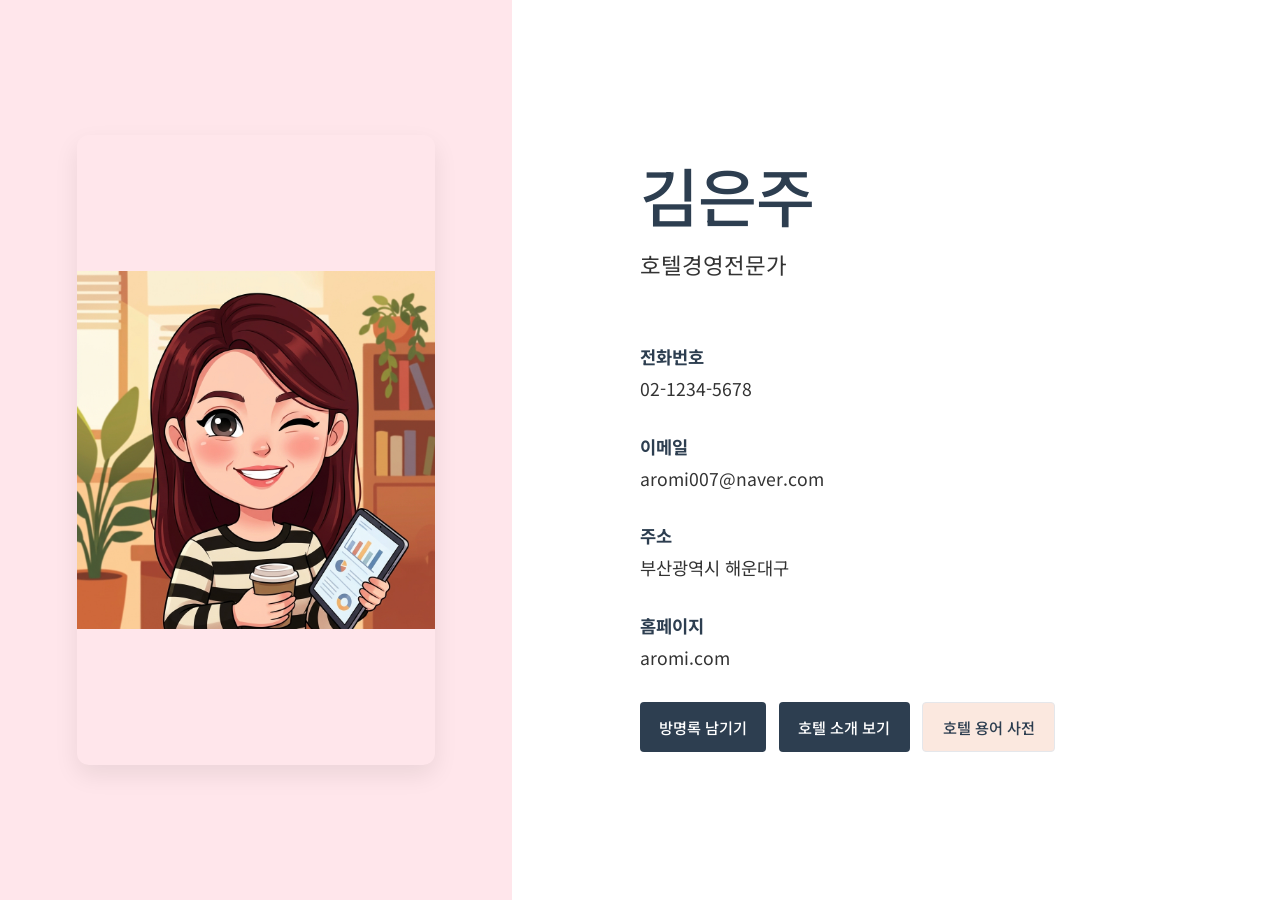
<file: index.html>
<!DOCTYPE html>
<html lang="ko">
<head>
    <meta charset="UTF-8">
    <meta name="viewport" content="width=device-width, initial-scale=1.0">
    <title>Eunjoo Kim - 호텔경영전문가</title>
    <link rel="stylesheet" href="style.css">
    <link rel="preconnect" href="https://fonts.googleapis.com">
    <link rel="preconnect" href="https://fonts.gstatic.com" crossorigin>
    <link href="https://fonts.googleapis.com/css2?family=Noto+Sans+KR:wght@300;400;500;700&display=swap" rel="stylesheet">
</head>
<body>
    <div class="page-wrapper">
        <div class="split-container">
            <!-- Left Side: Image -->
            <div class="left-panel">
                <img src="caricature.png" alt="Profile Image" class="profile-image">
            </div>

            <!-- Right Side: Content -->
            <div class="right-panel">
                <main class="content">
                    <h1 class="name">김은주</h1>
                    <p class="title">호텔경영전문가</p>

                    <div class="info-group">
                        <p class="label">전화번호</p>
                        <p class="value">02-1234-5678</p>
                    </div>

                    <div class="info-group">
                        <p class="label">이메일</p>
                        <p class="value"><a href="mailto:aromi007@naver.com">aromi007@naver.com</a></p>
                    </div>

                    <div class="info-group">
                        <p class="label">주소</p>
                        <p class="value">부산광역시 해운대구</p>
                    </div>

                    <div class="info-group">
                        <p class="label">홈페이지</p>
                        <p class="value"><a href="https://aromi.com" target="_blank">aromi.com</a></p>
                    </div>

                    <div class="button-group">
                        <a href="guestbook.html" class="guestbook-btn">방명록 남기기</a>
                        <a href="hotel.html" class="youtube-btn" style="background-color: #2d3e50; text-decoration: none;">호텔 소개 보기</a>
                        <a href="hotel-terms.html" class="guestbook-btn" style="background-color: #FBE8DF; color: #2d3e50; border: 1px solid #e5e7eb;">호텔 용어 사전</a>
                    </div>
                </main>
            </div>
        </div>
    </div>
</body>
</html>
</file>
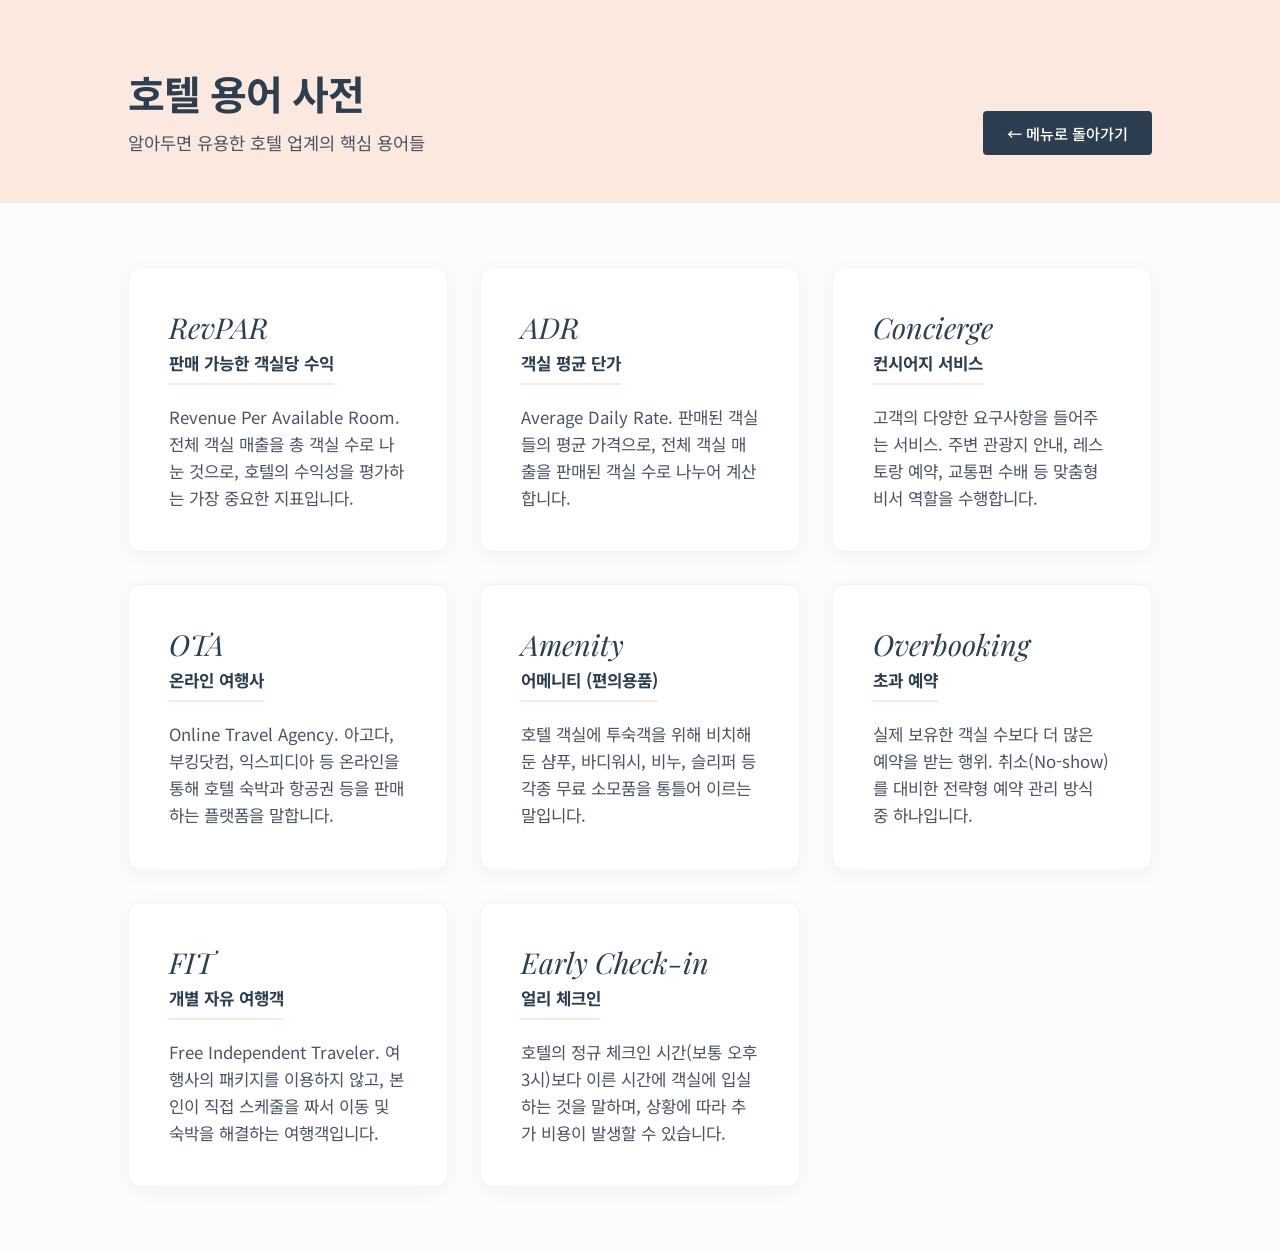
<file: hotel-terms.html>
<!DOCTYPE html>
<html lang="ko">
<head>
    <meta charset="UTF-8">
    <meta name="viewport" content="width=device-width, initial-scale=1.0">
    <title>호텔 용어 사전 - Hotel Terminology</title>
    <link rel="stylesheet" href="style.css">
    <link rel="preconnect" href="https://fonts.googleapis.com">
    <link rel="preconnect" href="https://fonts.gstatic.com" crossorigin>
    <link href="https://fonts.googleapis.com/css2?family=Noto+Sans+KR:wght@300;400;500;700&family=Playfair+Display:ital,wght@1,600&display=swap" rel="stylesheet">
</head>
<body>
    <div class="page-wrapper">
        <div class="terms-container">
            <header class="terms-header">
                <div class="terms-title-group">
                    <h1 class="terms-title">호텔 용어 사전</h1>
                    <p class="terms-subtitle">알아두면 유용한 호텔 업계의 핵심 용어들</p>
                </div>
                <a href="index.html" class="guestbook-btn" style="padding: 0.7rem 1.5rem; font-size: 0.95rem;">← 메뉴로 돌아가기</a>
            </header>

            <main class="terms-content">
                <div class="term-card">
                    <div class="term-word">RevPAR</div>
                    <div class="term-ko">판매 가능한 객실당 수익</div>
                    <div class="term-desc">Revenue Per Available Room. 전체 객실 매출을 총 객실 수로 나눈 것으로, 호텔의 수익성을 평가하는 가장 중요한 지표입니다.</div>
                </div>

                <div class="term-card">
                    <div class="term-word">ADR</div>
                    <div class="term-ko">객실 평균 단가</div>
                    <div class="term-desc">Average Daily Rate. 판매된 객실들의 평균 가격으로, 전체 객실 매출을 판매된 객실 수로 나누어 계산합니다.</div>
                </div>

                <div class="term-card">
                    <div class="term-word">Concierge</div>
                    <div class="term-ko">컨시어지 서비스</div>
                    <div class="term-desc">고객의 다양한 요구사항을 들어주는 서비스. 주변 관광지 안내, 레스토랑 예약, 교통편 수배 등 맞춤형 비서 역할을 수행합니다.</div>
                </div>

                <div class="term-card">
                    <div class="term-word">OTA</div>
                    <div class="term-ko">온라인 여행사</div>
                    <div class="term-desc">Online Travel Agency. 아고다, 부킹닷컴, 익스피디아 등 온라인을 통해 호텔 숙박과 항공권 등을 판매하는 플랫폼을 말합니다.</div>
                </div>

                <div class="term-card">
                    <div class="term-word">Amenity</div>
                    <div class="term-ko">어메니티 (편의용품)</div>
                    <div class="term-desc">호텔 객실에 투숙객을 위해 비치해 둔 샴푸, 바디워시, 비누, 슬리퍼 등 각종 무료 소모품을 통틀어 이르는 말입니다.</div>
                </div>

                <div class="term-card">
                    <div class="term-word">Overbooking</div>
                    <div class="term-ko">초과 예약</div>
                    <div class="term-desc">실제 보유한 객실 수보다 더 많은 예약을 받는 행위. 취소(No-show)를 대비한 전략형 예약 관리 방식 중 하나입니다.</div>
                </div>

                <div class="term-card">
                    <div class="term-word">FIT</div>
                    <div class="term-ko">개별 자유 여행객</div>
                    <div class="term-desc">Free Independent Traveler. 여행사의 패키지를 이용하지 않고, 본인이 직접 스케줄을 짜서 이동 및 숙박을 해결하는 여행객입니다.</div>
                </div>

                <div class="term-card">
                    <div class="term-word">Early Check-in</div>
                    <div class="term-ko">얼리 체크인</div>
                    <div class="term-desc">호텔의 정규 체크인 시간(보통 오후 3시)보다 이른 시간에 객실에 입실하는 것을 말하며, 상황에 따라 추가 비용이 발생할 수 있습니다.</div>
                </div>
            </main>
        </div>
    </div>
</body>
</html>
</file>
<file: style.css>
:root {
    --bg-page: #ffffff;
    --bg-content: #ffffff;
    --color-primary: #2d3e50; /* Navy blue from the image */
    --color-text: #333333;
    --color-label: #2d3e50;
    --font-heading: 'Noto Sans KR', sans-serif;
    --font-body: 'Noto Sans KR', sans-serif;
}

* {
    margin: 0;
    padding: 0;
    box-sizing: border-box;
}

body {
    font-family: var(--font-body);
    background-color: var(--bg-page);
    margin: 0;
    padding: 0;
}

.page-wrapper {
    width: 100%;
    min-height: 100vh;
    display: flex;
}

/* Base split layout */
.split-container {
    display: flex;
    width: 100%;
    min-height: 100vh;
    background-color: var(--bg-content);
}

/* --- Left Panel (Image) --- */
.left-panel {
    flex: 1;
    height: 100vh;
    overflow: hidden;
    display: flex;
    justify-content: center;
    align-items: center;
    background-color: #ffe6eb; /* 연한 핑크색 (Light Pink), 원래 #f8f9fa 였음 */
}

.left-panel img {
    width: 70%;
    height: 70%;
    object-fit: contain;
    border-radius: 12px;
    box-shadow: 0 10px 25px rgba(0,0,0,0.08);
}

/* --- Right Panel (Content) --- */
.right-panel {
    flex: 1;
    background-color: var(--bg-content);
    display: flex;
    flex-direction: column;
    justify-content: center;
    padding: 10%;
}

.content {
    max-width: 500px;
}

.name {
    font-size: 4rem; 
    font-weight: 500;
    color: var(--color-primary);
    margin-bottom: 0.5rem;
    letter-spacing: -1px;
}

.title {
    font-size: 1.4rem;
    font-weight: 400;
    color: var(--color-text);
    margin-bottom: 4rem;
}

.profile-image {
    width: 70%;
    height: 80%;
    object-fit: cover;
    display: block;
    box-shadow: 0 20px 40px rgba(0,0,0,0.15);
}

.info-group {
    margin-bottom: 2rem;
    display: flex;
    flex-direction: column;
    gap: 0.5rem;
}

.label {
    font-size: 1.1rem;
    font-weight: 700;
    color: var(--color-label);
}

.value {
    font-size: 1.1rem;
    font-weight: 400;
    color: var(--color-text);
    line-height: 1.4;
}

.value a {
    text-decoration: none;
    color: var(--color-secondary);
    transition: opacity 0.3s ease;
}

.value a:hover {
    opacity: 0.7;
}

.button-group {
    display: flex;
    gap: 0.8rem;
    margin-top: 1.5rem;
    flex-wrap: nowrap; /* Prevent wrapping into multiple lines */
}

.youtube-btn {
    display: inline-flex;
    align-items: center;
    justify-content: center;
    padding: 0.8rem 1.2rem;
    background-color: #ff0000;
    color: #ffffff;
    font-size: 0.95rem;
    font-weight: 500;
    text-decoration: none;
    border-radius: 4px;
    transition: background-color 0.3s ease, transform 0.2s ease;
    white-space: nowrap;
}

.youtube-btn:hover {
    background-color: #cc0000;
    transform: translateY(-2px);
}

.guestbook-btn {
    display: inline-flex;
    align-items: center;
    justify-content: center;
    padding: 0.8rem 1.2rem;
    background-color: var(--color-primary);
    color: #ffffff;
    font-size: 0.95rem;
    font-weight: 500;
    text-decoration: none;
    border-radius: 4px;
    transition: background-color 0.3s ease, transform 0.2s ease;
    white-space: nowrap;
}

.guestbook-btn:hover {
    background-color: #0f182b;
    transform: translateY(-2px);
}

/* --- Guestbook Page Styles --- */
.guestbook-container {
    width: 100%;
    max-width: 100%;
    min-height: 100vh;
    background-color: var(--bg-content);
    display: flex;
    flex-direction: column;
}

.guestbook-header {
    padding: 2rem 10%;
    border-bottom: 1px solid #e5e7eb;
    display: flex;
    justify-content: space-between;
    align-items: center;
}

.guestbook-header h1 {
    color: var(--color-primary);
    font-weight: 500;
    font-size: 1.5rem;
}

.back-link {
    color: var(--color-secondary);
    text-decoration: none;
    font-weight: 500;
    transition: opacity 0.3s ease;
}
.back-link:hover { opacity: 0.7; }

.guestbook-content {
    flex: 1;
    display: flex;
    padding: 3rem 10%;
    gap: 5rem;
    overflow: hidden;
}

.guestbook-form-section {
    flex: 1;
    display: flex;
    flex-direction: column;
}

.gb-input {
    width: 100%;
    padding: 0.8rem 1rem;
    margin-bottom: 1rem;
    border: 1px solid #d1d5db;
    border-radius: 4px;
    font-family: inherit;
    font-size: 1rem;
    color: var(--color-primary);
}

.gb-textarea {
    width: 100%;
    flex: 1;
    padding: 1rem;
    margin-bottom: 1rem;
    border: 1px solid #d1d5db;
    border-radius: 4px;
    font-family: inherit;
    font-size: 1rem;
    resize: none;
    color: var(--color-primary);
}

.gb-submit {
    padding: 1rem;
    background-color: var(--color-primary);
    color: white;
    border: none;
    border-radius: 4px;
    font-size: 1.05rem;
    font-weight: 500;
    cursor: pointer;
    transition: opacity 0.3s ease, transform 0.2s ease;
}

.gb-submit:hover { 
    opacity: 0.9; 
    transform: translateY(-2px);
}

.guestbook-right-section {
    flex: 1;
    display: flex;
    flex-direction: column;
    overflow: hidden;
}

.guestbook-list-section {
    flex: 1;
    overflow-y: auto;
    padding-right: 1rem;
}

/* Custom scrollbar for message list */
.guestbook-list-section::-webkit-scrollbar {
    width: 6px;
}
.guestbook-list-section::-webkit-scrollbar-track {
    background: transparent;
}
.guestbook-list-section::-webkit-scrollbar-thumb {
    background-color: #d1d5db;
    border-radius: 10px;
}

.gb-message {
    background-color: #ffffff;
    padding: 1.5rem;
    border-radius: 6px;
    box-shadow: 0 2px 8px rgba(0,0,0,0.06);
    margin-bottom: 1rem;
}

.gb-message-header {
    display: flex;
    justify-content: space-between;
    margin-bottom: 0.8rem;
    align-items: center;
}

.gb-author {
    font-weight: 700;
    color: var(--color-primary);
    font-size: 1.05rem;
}

.gb-date {
    font-size: 0.85rem;
    color: #9ca3af;
}

.gb-text {
    color: var(--color-secondary);
    line-height: 1.6;
    white-space: pre-wrap;
    word-break: break-all;
}

/* --- Calendar Widget Styles --- */
.calendar-widget {
    margin-top: 3rem;
    width: 100%;
    max-width: 320px;
    background: #ffffff;
    border-radius: 6px;
    box-shadow: 0 4px 15px rgba(0,0,0,0.06);
    padding: 1.5rem;
}

.calendar-header {
    display: flex;
    justify-content: space-between;
    align-items: center;
    margin-bottom: 1.2rem;
    font-weight: 700;
    color: var(--color-primary);
    font-size: 1.1rem;
}

.calendar-header button {
    background: none;
    border: none;
    cursor: pointer;
    font-size: 1.2rem;
    color: var(--color-secondary);
    transition: color 0.2s ease;
}

.calendar-header button:hover {
    color: var(--color-primary);
}

.days-row {
    display: grid;
    grid-template-columns: repeat(7, 1fr);
    text-align: center;
    font-size: 0.85rem;
    color: var(--color-secondary);
    margin-bottom: 0.8rem;
    font-weight: 700;
}

.dates-grid {
    display: grid;
    grid-template-columns: repeat(7, 1fr);
    text-align: center;
    row-gap: 0.2rem;
}

.dates-grid span {
    padding: 0.5rem 0;
    font-size: 0.95rem;
    color: var(--color-primary);
    border-radius: 4px;
    transition: background-color 0.2s ease;
}

.dates-grid span:not(.empty):hover {
    background-color: #f1f3f5;
    cursor: default;
}

.dates-grid .empty {
    background: transparent;
}

.dates-grid .today {
    background: var(--color-primary);
    color: #ffffff;
    font-weight: 700;
}

.dates-grid .today:hover {
    background: var(--color-primary);
}

/* Responsive adjustments */
@media (max-width: 900px) {
    body {
        height: auto;
        overflow-y: auto;
    }
    
    .page-wrapper {
        padding: 0;
        height: auto;
        min-height: 100vh;
    }
    
    .split-container {
        flex-direction: column;
        height: auto;
        min-height: 100vh;
        max-width: 100%;
        border-radius: 0;
        box-shadow: none;
    }
    
    .left-panel {
        height: 40vh;
        order: 1;
    }

    .right-panel {
        padding: 3rem 1.5rem;
        order: 2;
    }

    .name {
        font-size: 3.5rem;
    }

    .title {
        font-size: 1.4rem;
        margin-bottom: 2rem;
    }

    .profile-image {
        width: 80%;
        height: auto;
        max-width: 300px;
    }

    .info-group {
        flex-direction: column;
        gap: 0.2rem;
        margin-bottom: 1rem;
    }
    
    .content {
        text-align: left;
        width: 100%;
    }

    .button-group {
        justify-content: flex-start;
        flex-wrap: nowrap;
        overflow-x: auto;
        padding-bottom: 5px;
    }

    /* Guestbook responsive */
    .guestbook-container {
        height: auto;
        min-height: 100vh;
    }

    .guestbook-header {
        padding: 1.5rem;
    }

    .guestbook-content {
        flex-direction: column;
        padding: 1.5rem;
        gap: 2rem;
        overflow: visible; /* Remove internal scrolling on mobile */
    }
    
    .guestbook-form-section {
        flex: none;
    }

    .guestbook-right-section {
        flex: none;
        overflow: visible;
    }

    .guestbook-list-section {
        overflow: visible;
        padding-right: 0;
    }

    .calendar-widget {
        max-width: 100%;
        margin-top: 1rem;
    }
}

/* --- Hotel Page Styles --- */
.hotel-split-container {
    display: flex;
    width: 100%;
    min-height: 100vh;
}

.hotel-left-panel {
    flex: 0 0 45%;
    display: flex;
    align-items: center;
    background-color: #FBE8DF; /* Light peach/pink matching the image */
    padding: 10%;
}

.hotel-text-content {
    display: flex;
    flex-direction: column;
    gap: 1rem;
}

.hotel-title {
    font-family: 'Playfair Display', 'Georgia', serif;
    font-style: italic;
    font-size: 5rem;
    color: #333;
    line-height: 1.1;
    margin-bottom: 0.5rem;
}

.hotel-subtitle {
    font-family: var(--font-body);
    font-size: 1.2rem;
    color: #555;
    font-weight: 500;
    letter-spacing: 0.5px;
    margin-top: 1rem;
}

.hotel-right-panel {
    flex: 1; /* takes remaining space, which is 55% */
    position: relative;
    overflow: hidden;
}

.hotel-hero-image {
    width: 100%;
    height: 100vh;
    object-fit: cover;
    display: block;
}

@media (max-width: 900px) {
    .hotel-split-container {
        flex-direction: column;
    }
    
    .hotel-left-panel {
        flex: none;
        padding: 4rem 2rem;
        height: auto;
    }
    
    .hotel-title {
        font-size: 3.5rem;
    }
    
    .hotel-right-panel {
        flex: none;
        height: 60vh;
    }
    
    .hotel-hero-image {
        height: 100%;
    }
}

/* --- Hotel Terms Page Styles --- */
.terms-container {
    width: 100%;
    min-height: 100vh;
    background-color: #fcfcfc;
    display: flex;
    flex-direction: column;
}

.terms-header {
    padding: 4rem 10% 3rem;
    background-color: #FBE8DF; /* Match the pink theme */
    display: flex;
    justify-content: space-between;
    align-items: flex-end;
}

.terms-title-group {
    display: flex;
    flex-direction: column;
    gap: 0.5rem;
}

.terms-title {
    font-size: 2.5rem;
    color: var(--color-primary);
    font-weight: 700;
    letter-spacing: -1px;
}

.terms-subtitle {
    font-size: 1.1rem;
    color: #4b5563;
}

.terms-content {
    padding: 4rem 10%;
    display: grid;
    grid-template-columns: repeat(auto-fill, minmax(320px, 1fr));
    gap: 2rem;
    flex: 1;
}

.term-card {
    background-color: #ffffff;
    border-radius: 12px;
    padding: 2.5rem;
    box-shadow: 0 4px 20px rgba(0,0,0,0.04);
    transition: transform 0.3s ease, box-shadow 0.3s ease;
    border: 1px solid #f3f4f6;
}

.term-card:hover {
    transform: translateY(-5px);
    box-shadow: 0 15px 30px rgba(0,0,0,0.08);
}

.term-word {
    font-family: 'Playfair Display', serif;
    font-style: italic;
    font-size: 1.8rem;
    color: var(--color-primary);
    margin-bottom: 0.3rem;
}

.term-ko {
    font-size: 1.05rem;
    font-weight: 700;
    color: #2d3e50;
    margin-bottom: 1.2rem;
    display: inline-block;
    padding-bottom: 0.5rem;
    border-bottom: 2px solid #FBE8DF;
}

.term-desc {
    font-size: 1.05rem;
    color: #4b5563;
    line-height: 1.6;
}

@media (max-width: 900px) {
    .terms-header {
        flex-direction: column;
        align-items: flex-start;
        gap: 1.5rem;
        padding: 3rem 1.5rem;
    }
    
    .terms-content {
        padding: 2rem 1.5rem;
        grid-template-columns: 1fr;
    }
}
</file>
